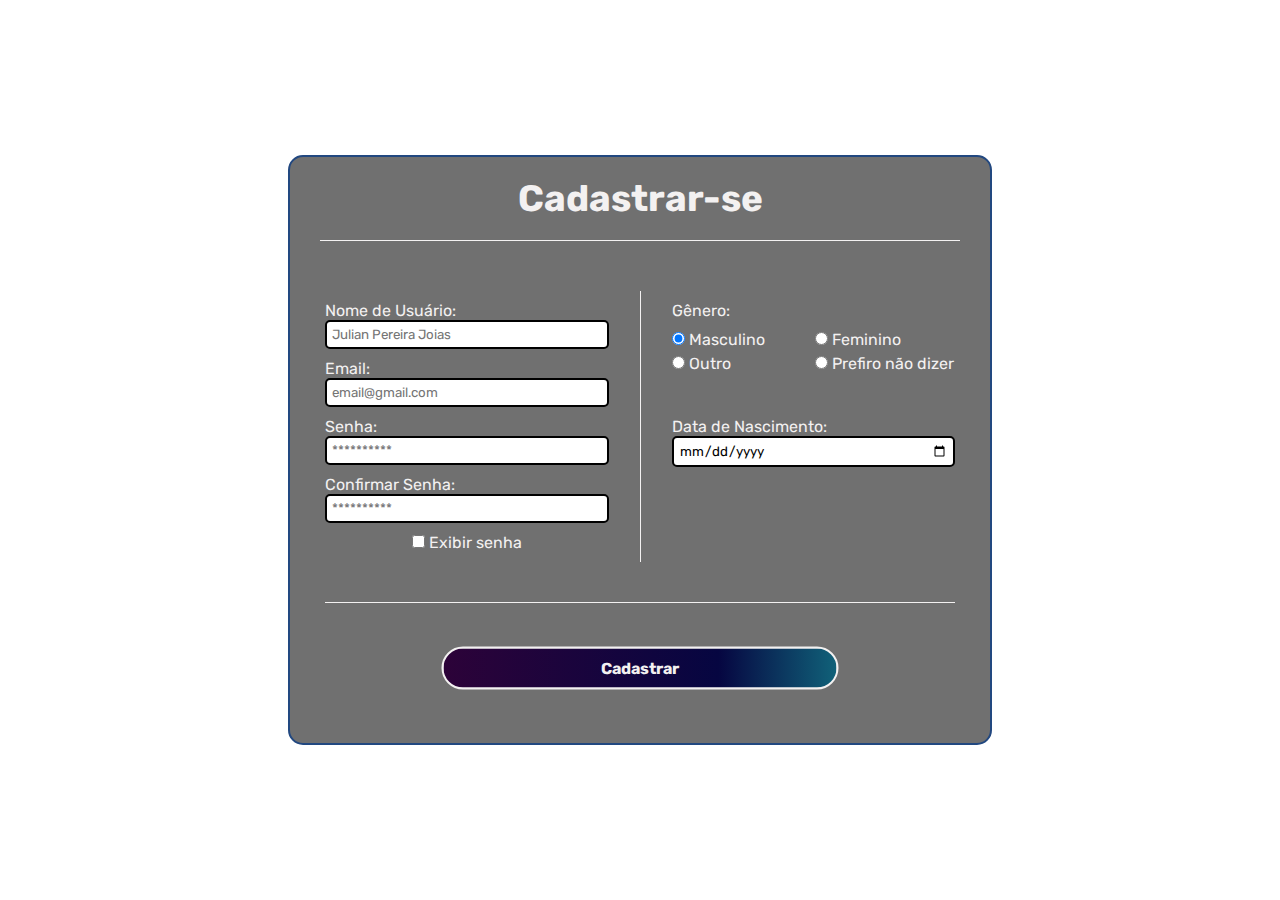
<file: paginas extras/cadastro.html>
<!DOCTYPE html>
<html lang="pt-br">
<head>
    <meta charset="UTF-8">
    <meta http-equiv="X-UA-Compatible" content="IE=edge">
    <meta name="viewport" content="width=device-width, initial-scale=1.0">
    <title>Cadastro</title>
    <link rel="stylesheet" href="estilo/style-cadastro.css">
    <link rel="shortcut icon" href="../imagem/Simbolo-odisseia.ico" type="image/x-icon">
</head>
<body>
    <div class="formulario">
        <header>
            <h1>Cadastrar-se</h1>
        </header>
        <hr class="header">
        <main>
            <form action="cadastro.php" method="post" autocomplete="on">
                <div class="form">
                    <fieldset class="info-conta">
                        <p  class="p-text">
                            <label for="iname">Nome de Usuário:</label>
                            <input type="text" name="name" id="iname" class="text" placeholder="Julian Pereira Joias" required>
                        </p>
                        <p  class="p-text">
                            <label for="iemail">Email:</label>
                            <input type="email" name="email" id="iemail" class="text" placeholder="email@gmail.com" required>
                        </p>
                        <div>
                            <p  class="p-text">
                                <label for="isenha">Senha:</label>
                                <input type="password" name="senha" id="isenha" class="senha text" minlength="10" placeholder="**********" required>
                            </p>
                            <p  class="p-text">
                                <label for="irsenha">Confirmar Senha:</label>
                                <input type="password" name="rsenha" id="irsenha" class="senha text" minlength="10" placeholder="**********" required onblur="checarSenha()">
                            </p>
                            <p class="checkbox">
                                <input type="checkbox" name="check" id="icheck" onclick="mostrarSenha()">
                                <label for="icheck" onclick="mostrarSenha()">Exibir senha</label>
                            </p>
                        </div>
                    </fieldset>
                        <hr>
                    <fieldset class="info-pessoal">
                        <p>
                            Gênero:
                            <div class="genero">
                                <div class="gen-1">
                                    <p>
                                        <input type="radio" name="gen" id="imasc" checked>
                                        <label for="imasc">Masculino</label>
                                    </p>
                                    <p>
                                        <input type="radio" name="gen" id="ifem">
                                        <label for="ifem">Feminino</label>
                                    </p>
                                </div>
                                <div class="gen-1">
                                    <p>
                                        <input type="radio" name="gen" id="ioutro">
                                        <label for="ioutro">Outro</label>
                                    </p>
                                    <p>
                                        <input type="radio" name="gen" id="inao-dizer">
                                        <label for="inao-dizer">Prefiro não dizer</label>
                                    </p>
                                </div>
                            </div>
                        </p>
                        <p class="p-text">
                            <label for="idata">Data de Nascimento:</label>
                            <input type="date" name="data" id="idata" class="text" required>
                        </p>
                    </fieldset>
                </div>
                <hr class="footer">
                <div class="container">
                    <input type="submit" value="Cadastrar" class="cadastro">
                </div>
            </form>
        </main>
    </div>
    <script src="script/script.js"></script>
</body>
</html>
</file>
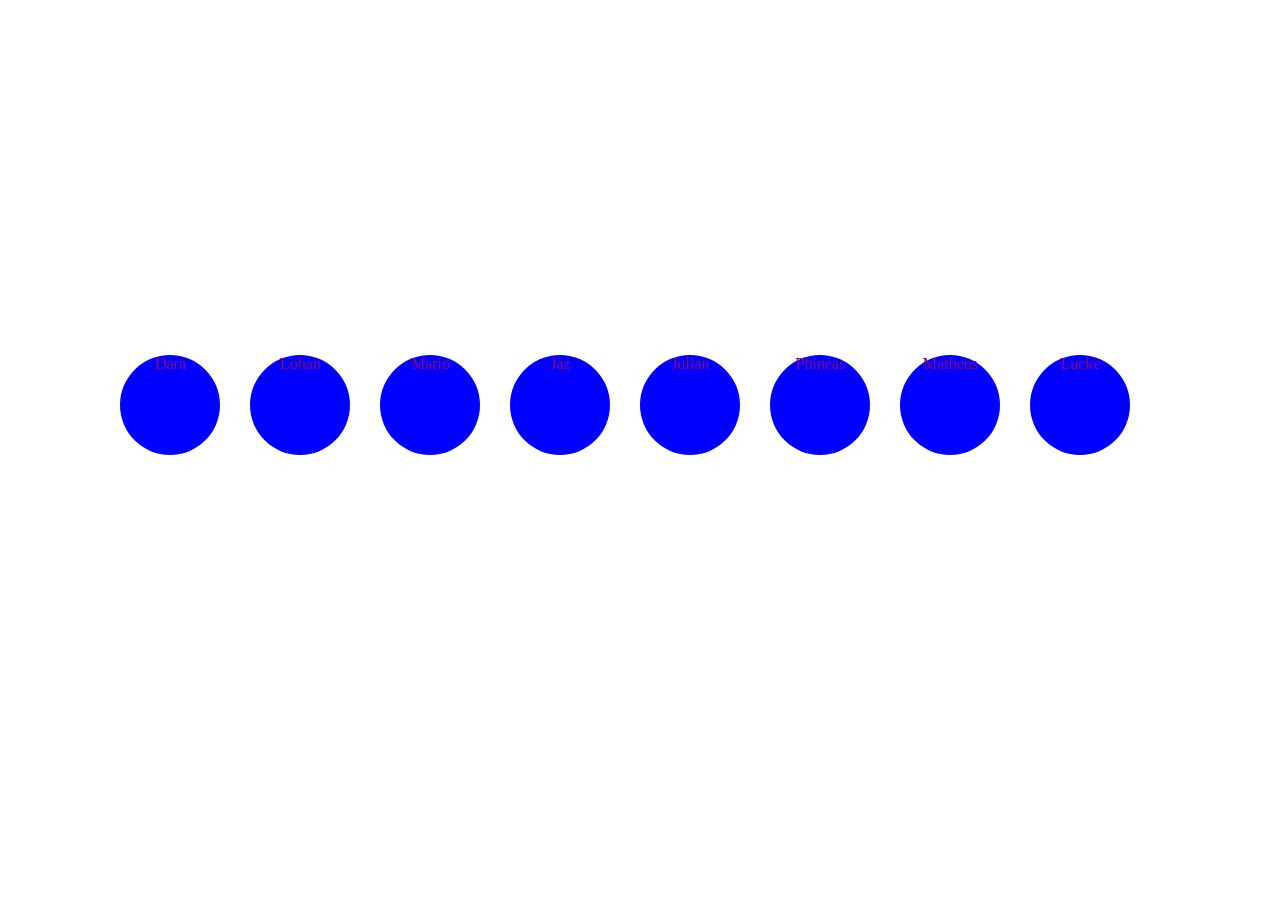
<file: paginas extras/incognita de salazar personagens.html>
<!DOCTYPE html>
<html lang="pt-br">
<head>
    <meta charset="UTF-8">
    <meta http-equiv="X-UA-Compatible" content="IE=edge">
    <meta name="viewport" content="width=device-width, initial-scale=1.0">
    <link rel="shortcut icon" href="imagem/Simbolo-odisseia.ico" type="image/x-icon">
    <title>Odisseia do Caos Wiki - Fandom</title>
    <link rel="stylesheet" href="estilo/style.css">
    <link rel="shortcut icon" href="../imagem/Simbolo-odisseia.ico" type="image/x-icon">
</head>
<body>
    <ul>
        <li>Dara</li>
        <li>Lohan</li>
        <li>Mario</li>
        <li>Jaz</li>
        <li>Julian</li>
        <li>Phineas</li>
        <li>Matheus</li>
        <li>Lucke</li>
    </ul>
</body>
</file>
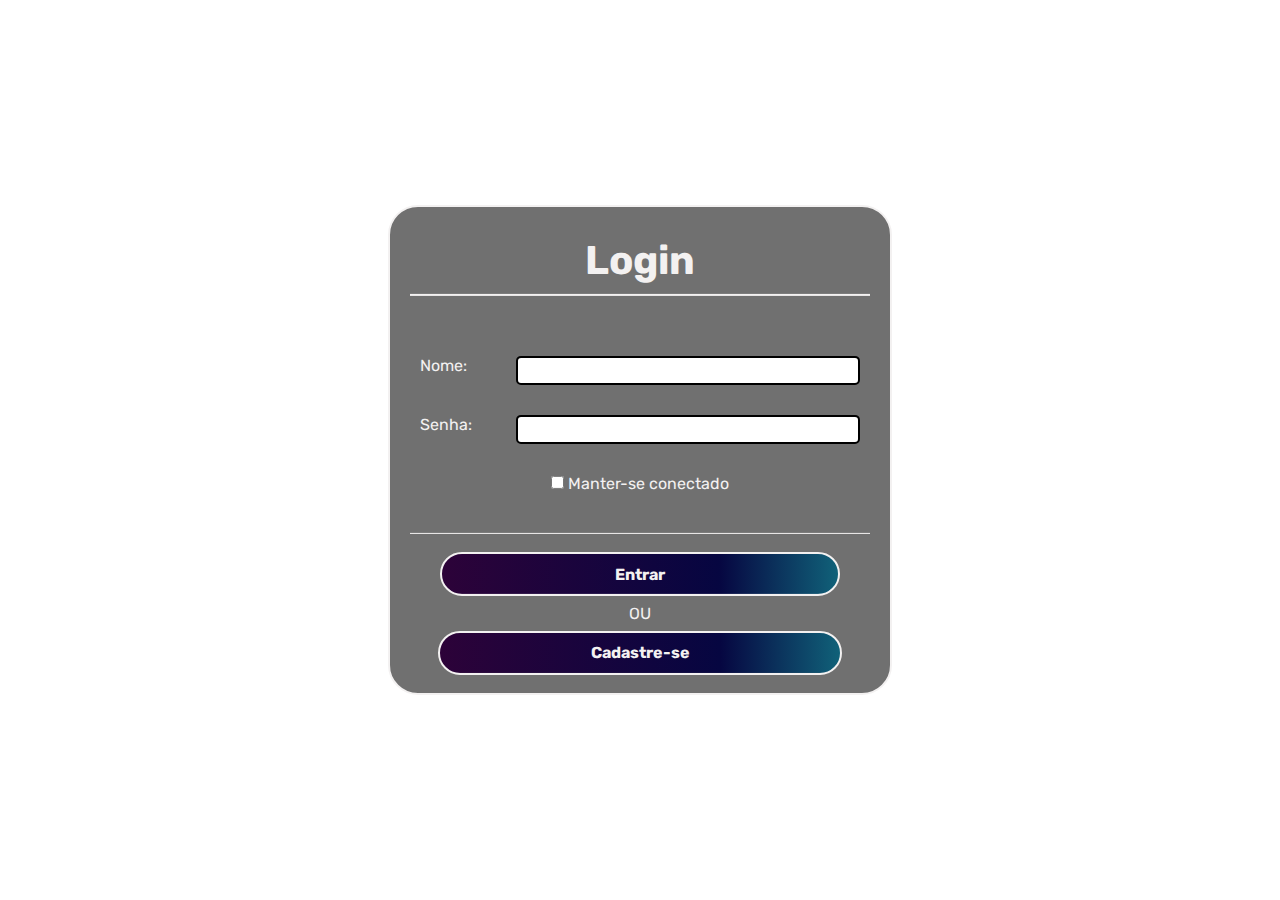
<file: paginas extras/login.html>
<!DOCTYPE html>
<html lang="pt-br">
<head>
    <meta charset="UTF-8">
    <meta http-equiv="X-UA-Compatible" content="IE=edge">
    <meta name="viewport" content="width=device-width, initial-scale=1.0">
    <title>Login</title>
    <link rel="stylesheet" href="estilo/style-login.css">
    <link rel="shortcut icon" href="../imagem/Simbolo-odisseia.ico" type="image/x-icon">
</head>
<body>
    <main class="container">
        <h1>Login</h1>
        <hr>
        <form action="login.php" method="post" autocomplete="on">    
            <fieldset class="info">
                <p class="texto">
                    <label for="itext">Nome: </label>
                    <input type="text" name="text" id="itext" class="inserir-info" required>
                </p>
                <p class="texto">
                    <label for="ipassword">Senha: </label>
                    <input type="password" name="password" id="ipassword" class="inserir-info" required>
                </p>
                <p class="checkbox">
                    <input type="checkbox" name="check" id="icheck">
                    <label for="icheck">Manter-se conectado</label>
                </p>
            </fieldset>
            <hr class="fim-fieldset-info">
            <fieldset class="button">
            <div class="container">
                <div class="position-relative">
                    <div class="botao"><input type="submit" value="Entrar" class="entrar"></div>
                </div>
                <p>OU</p>
                <div class="position-relative">
                    <div class="botao">
                        <div class="entrar"><a class="botao-cadastro" href="cadastro.html" target="_self">Cadastre-se</a></div>
                    </div>
                </div>
            </div>
            </fieldset>
        </form>
    </main>
</body>
</html>
</file>
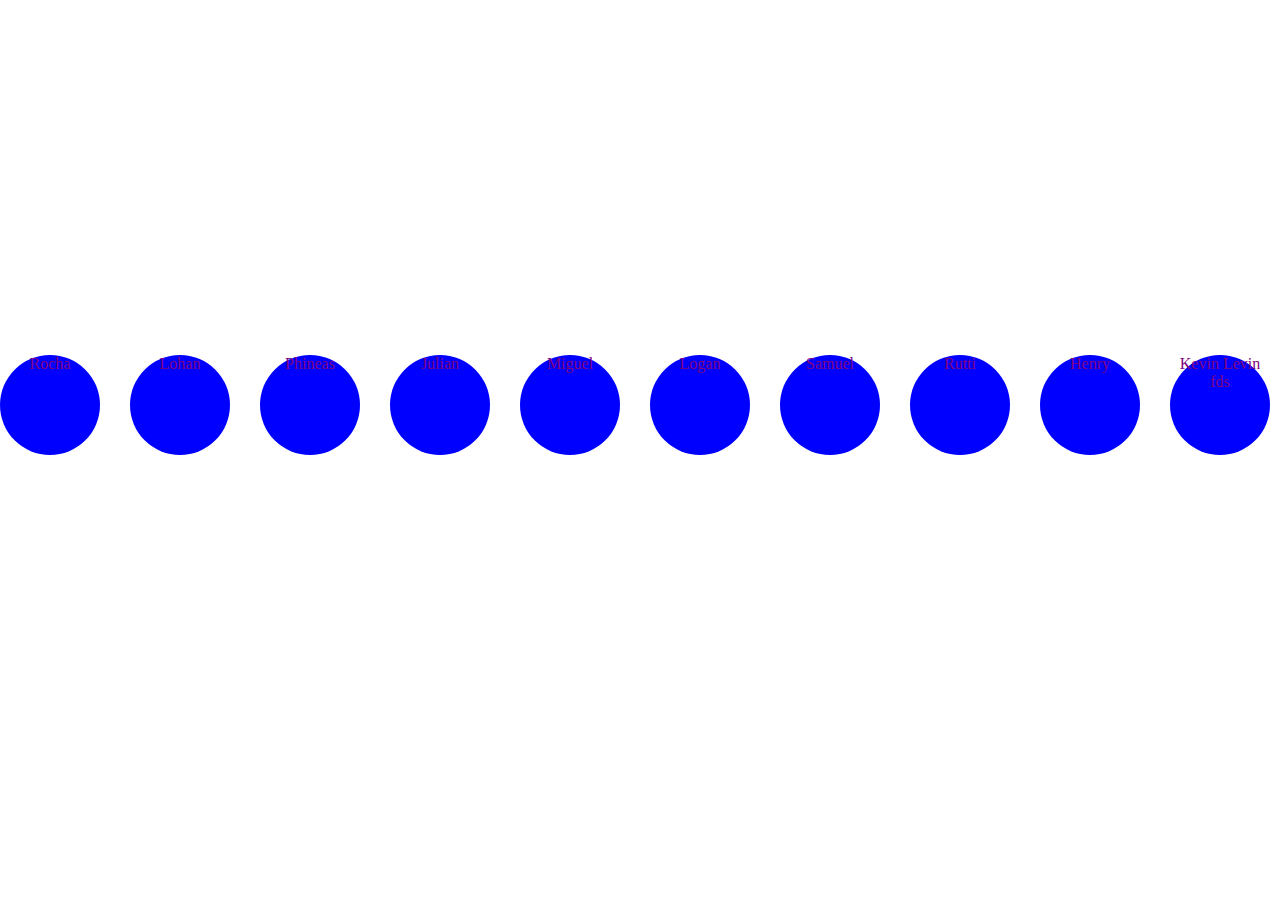
<file: paginas extras/odisseia do caos personagens.html>
<!DOCTYPE html>
<html lang="pt-br">
<head>
    <meta charset="UTF-8">
    <meta http-equiv="X-UA-Compatible" content="IE=edge">
    <meta name="viewport" content="width=device-width, initial-scale=1.0">
    <link rel="shortcut icon" href="imagem/Simbolo-odisseia.ico" type="image/x-icon">
    <title>Odisseia do Caos Wiki - Fandom</title>
    <link rel="stylesheet" href="estilo/style.css">
    <link rel="shortcut icon" href="../imagem/Simbolo-odisseia.ico" type="image/x-icon">
</head>
<body>
    <ul>
        <li>Rocha</li>
        <li>Lohan</li>
        <li>Phineas</li>
        <li>Julian</li>
        <li>Miguel</li>
        <li>Logan</li>
        <li>Samuel</li>
        <li>Rutti</li>
        <li>Henry</li>
        <li>Kevin Levin fds</li>
    </ul>
</body>
</file>
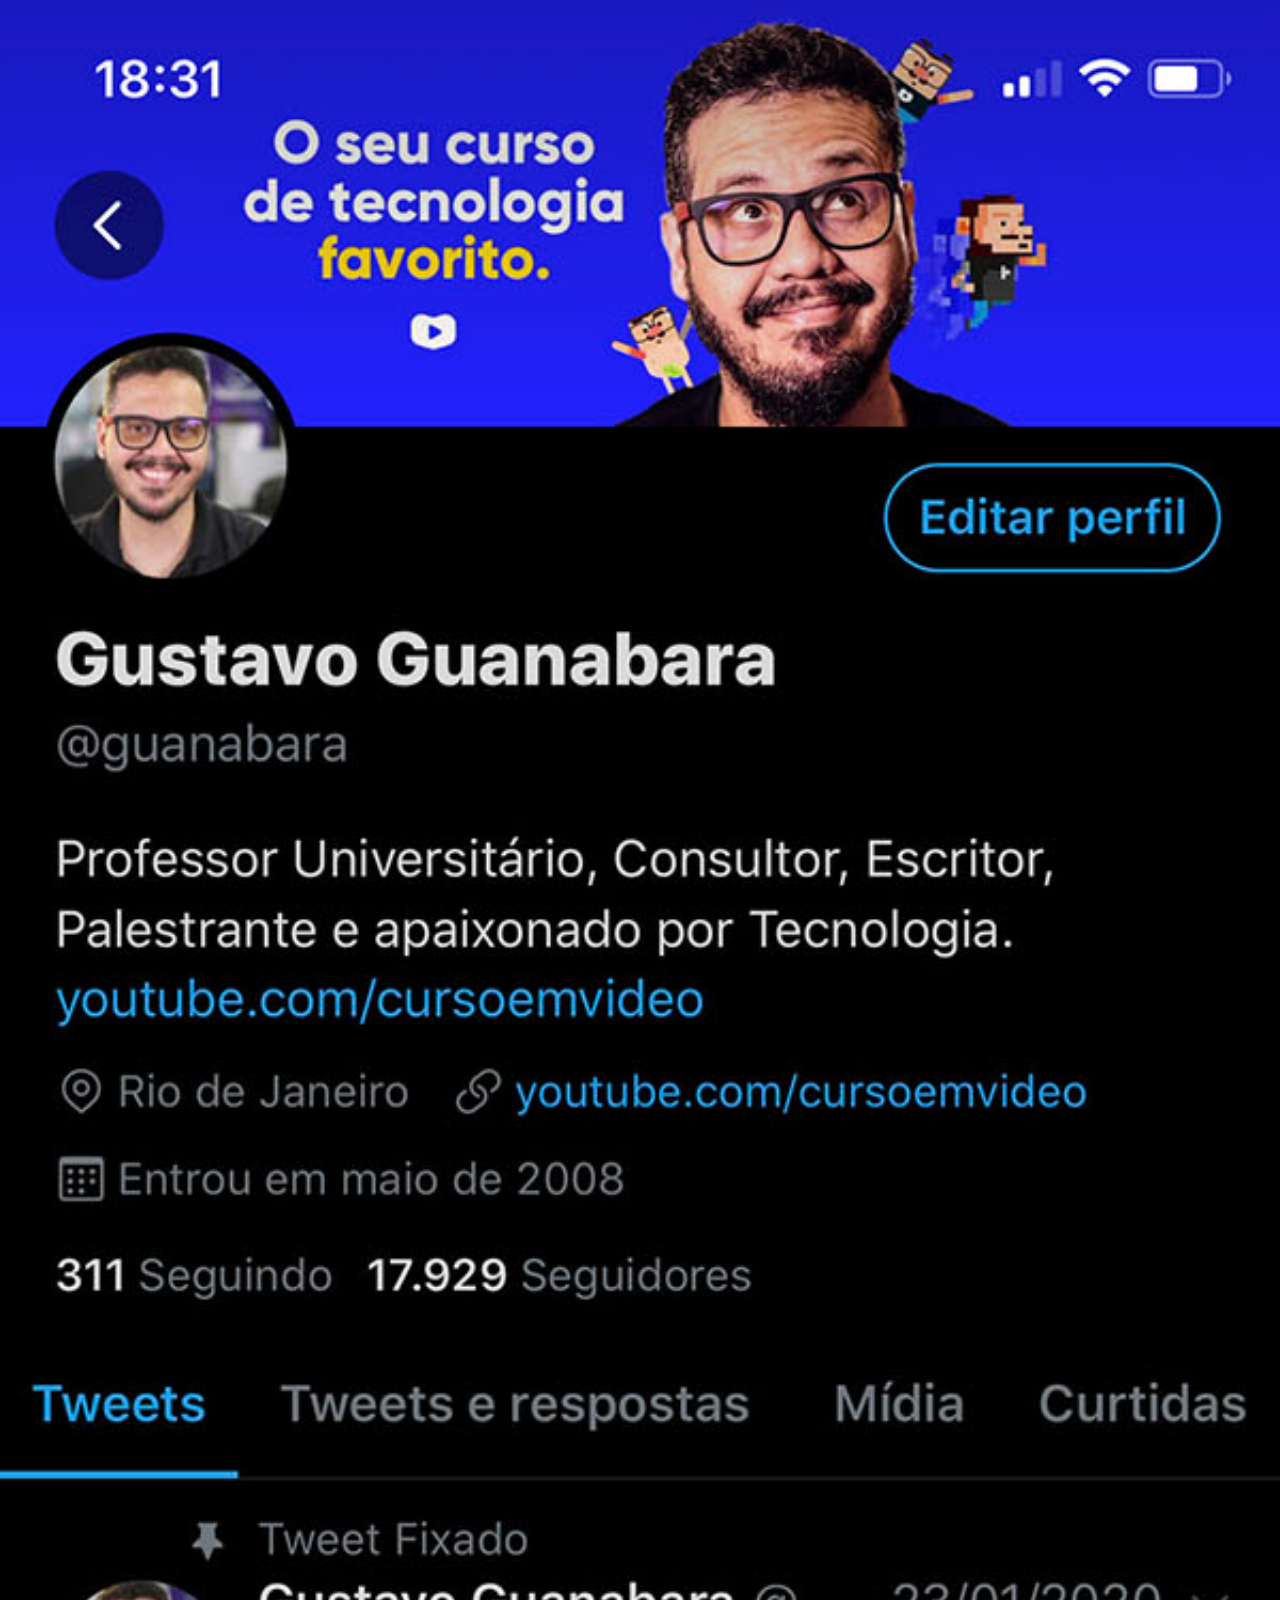
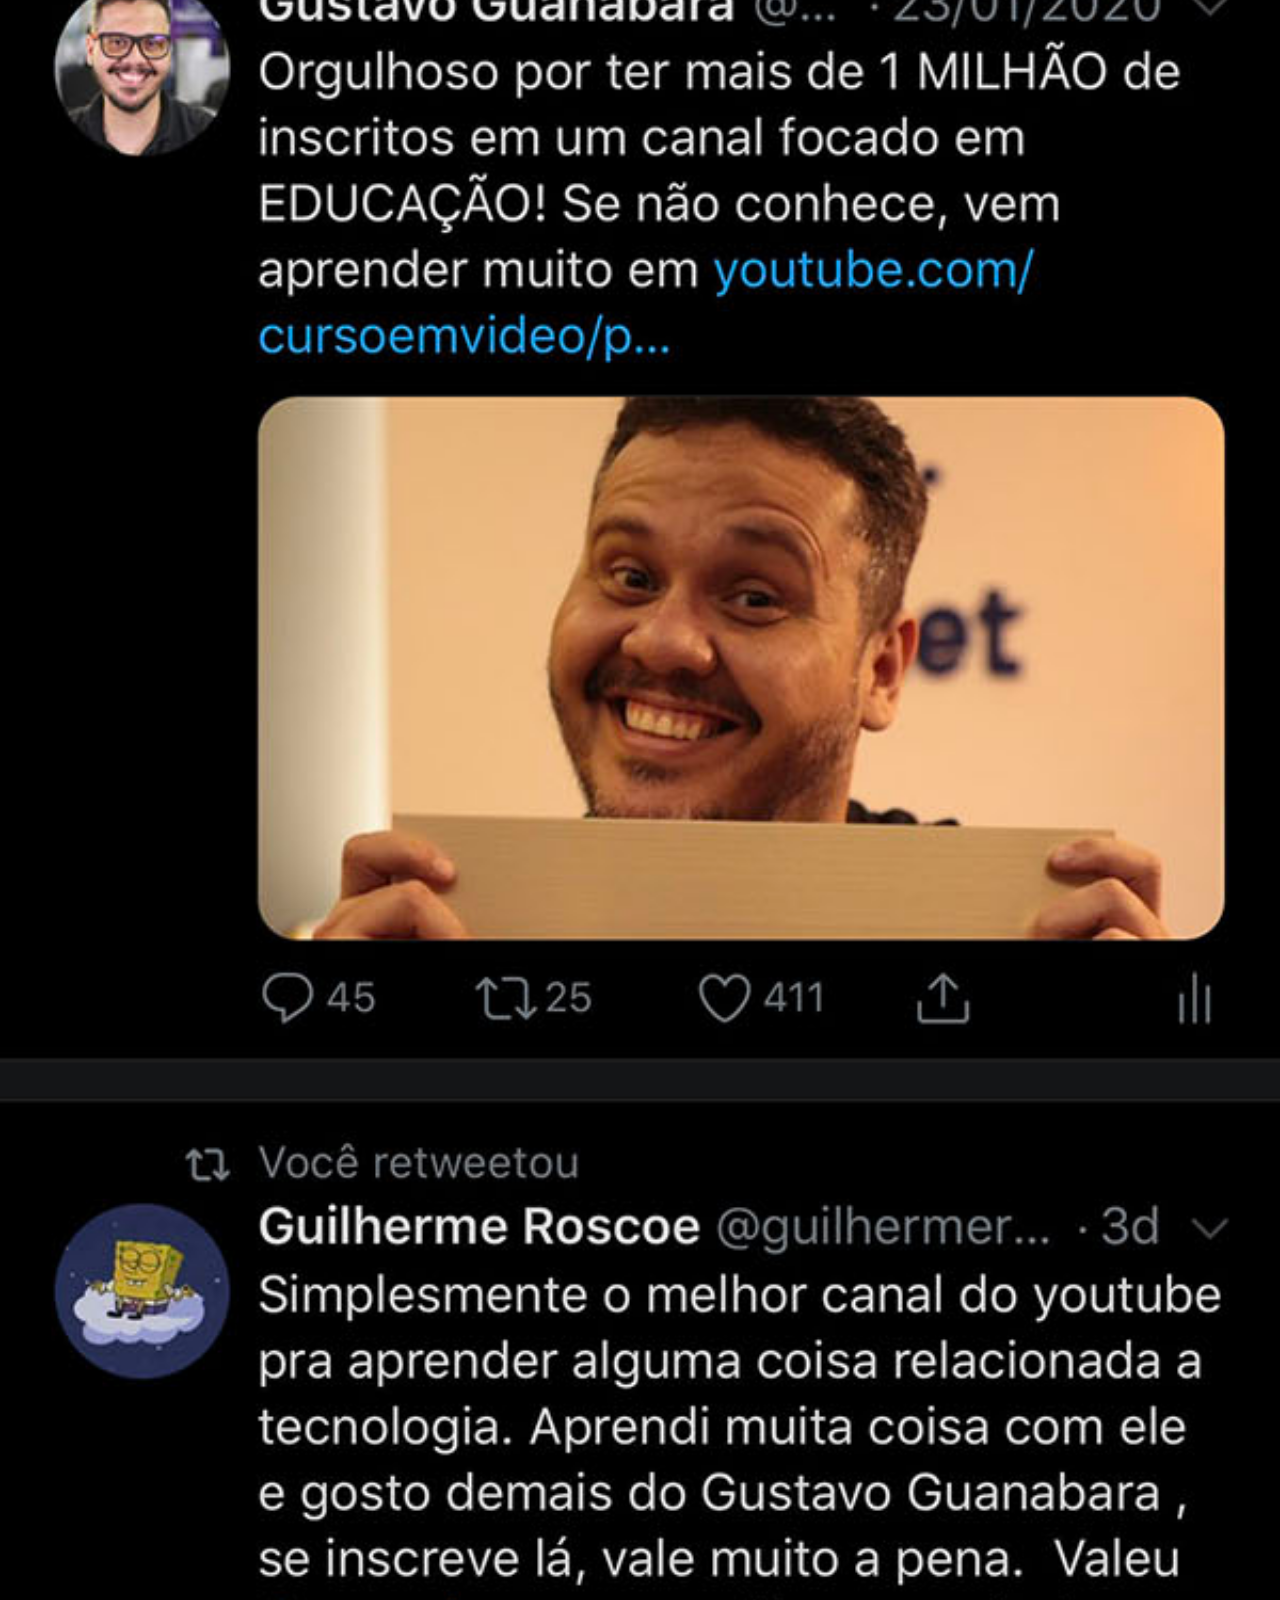
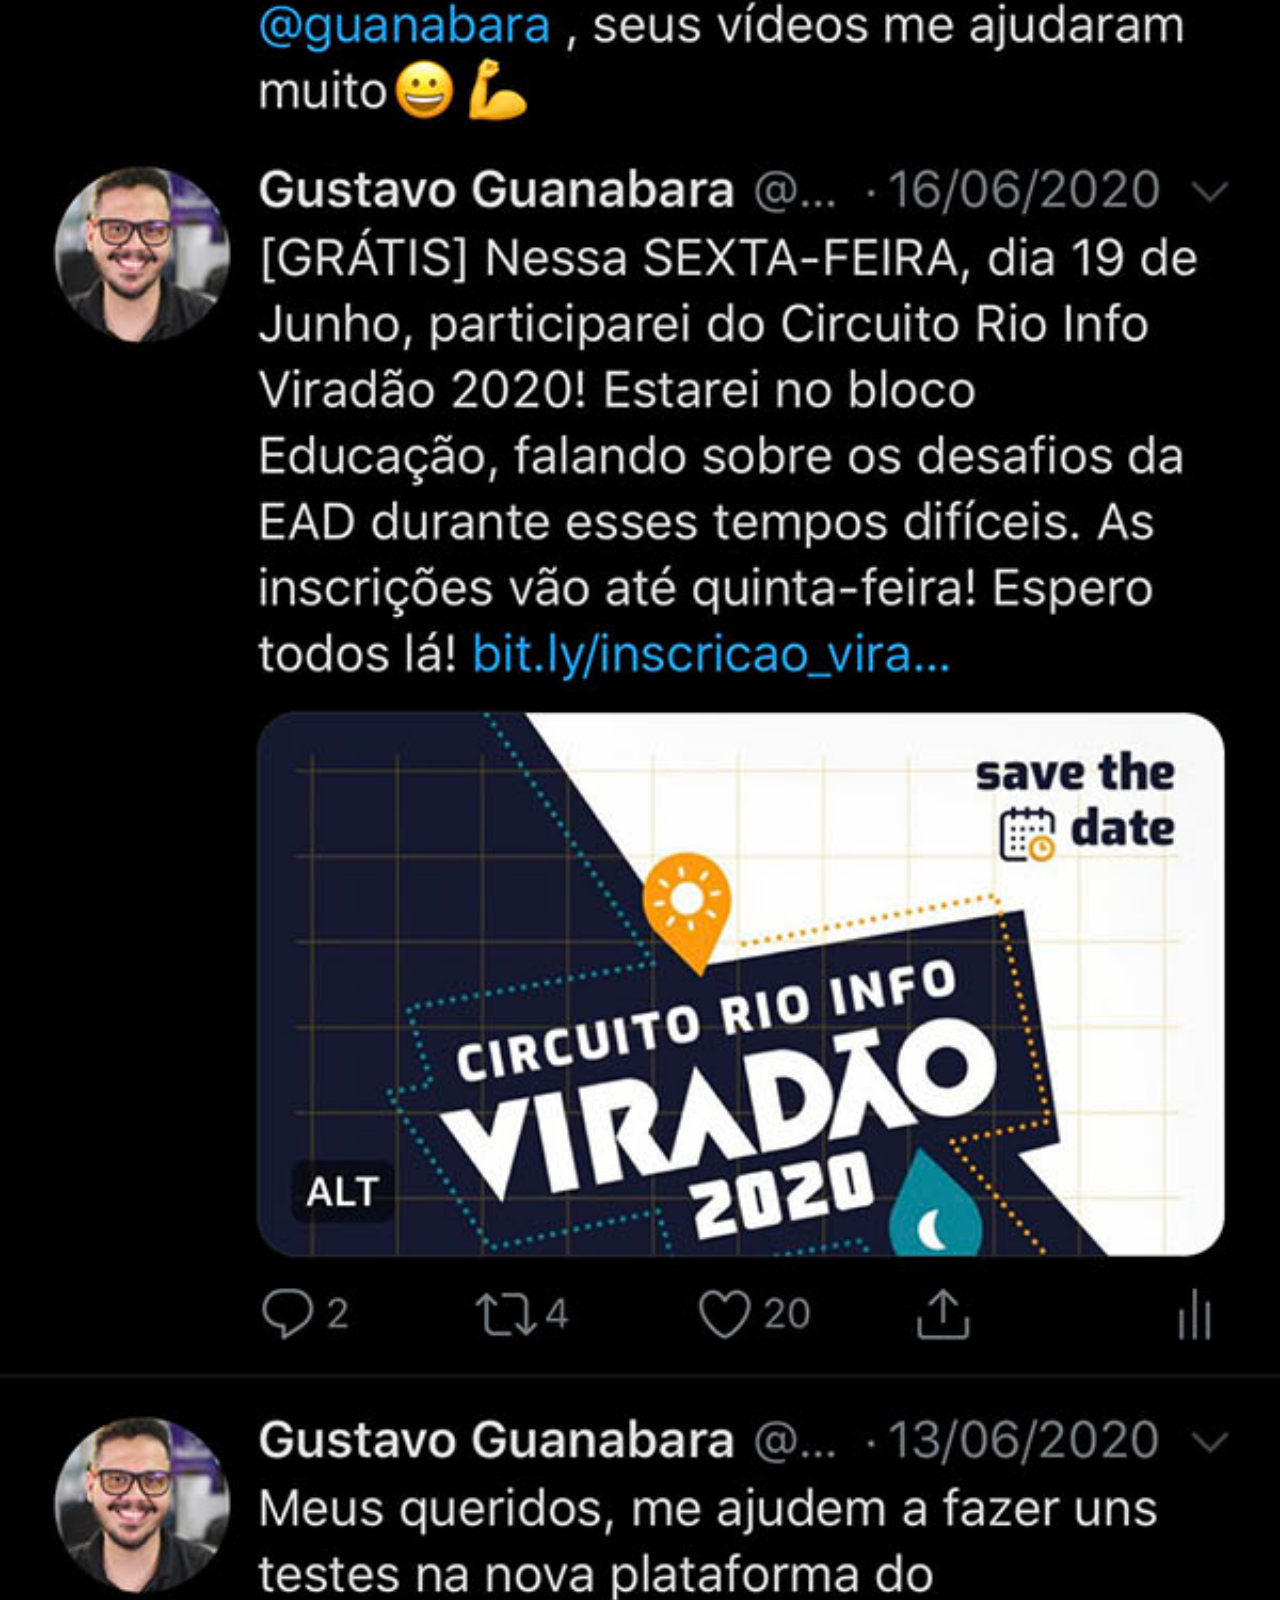
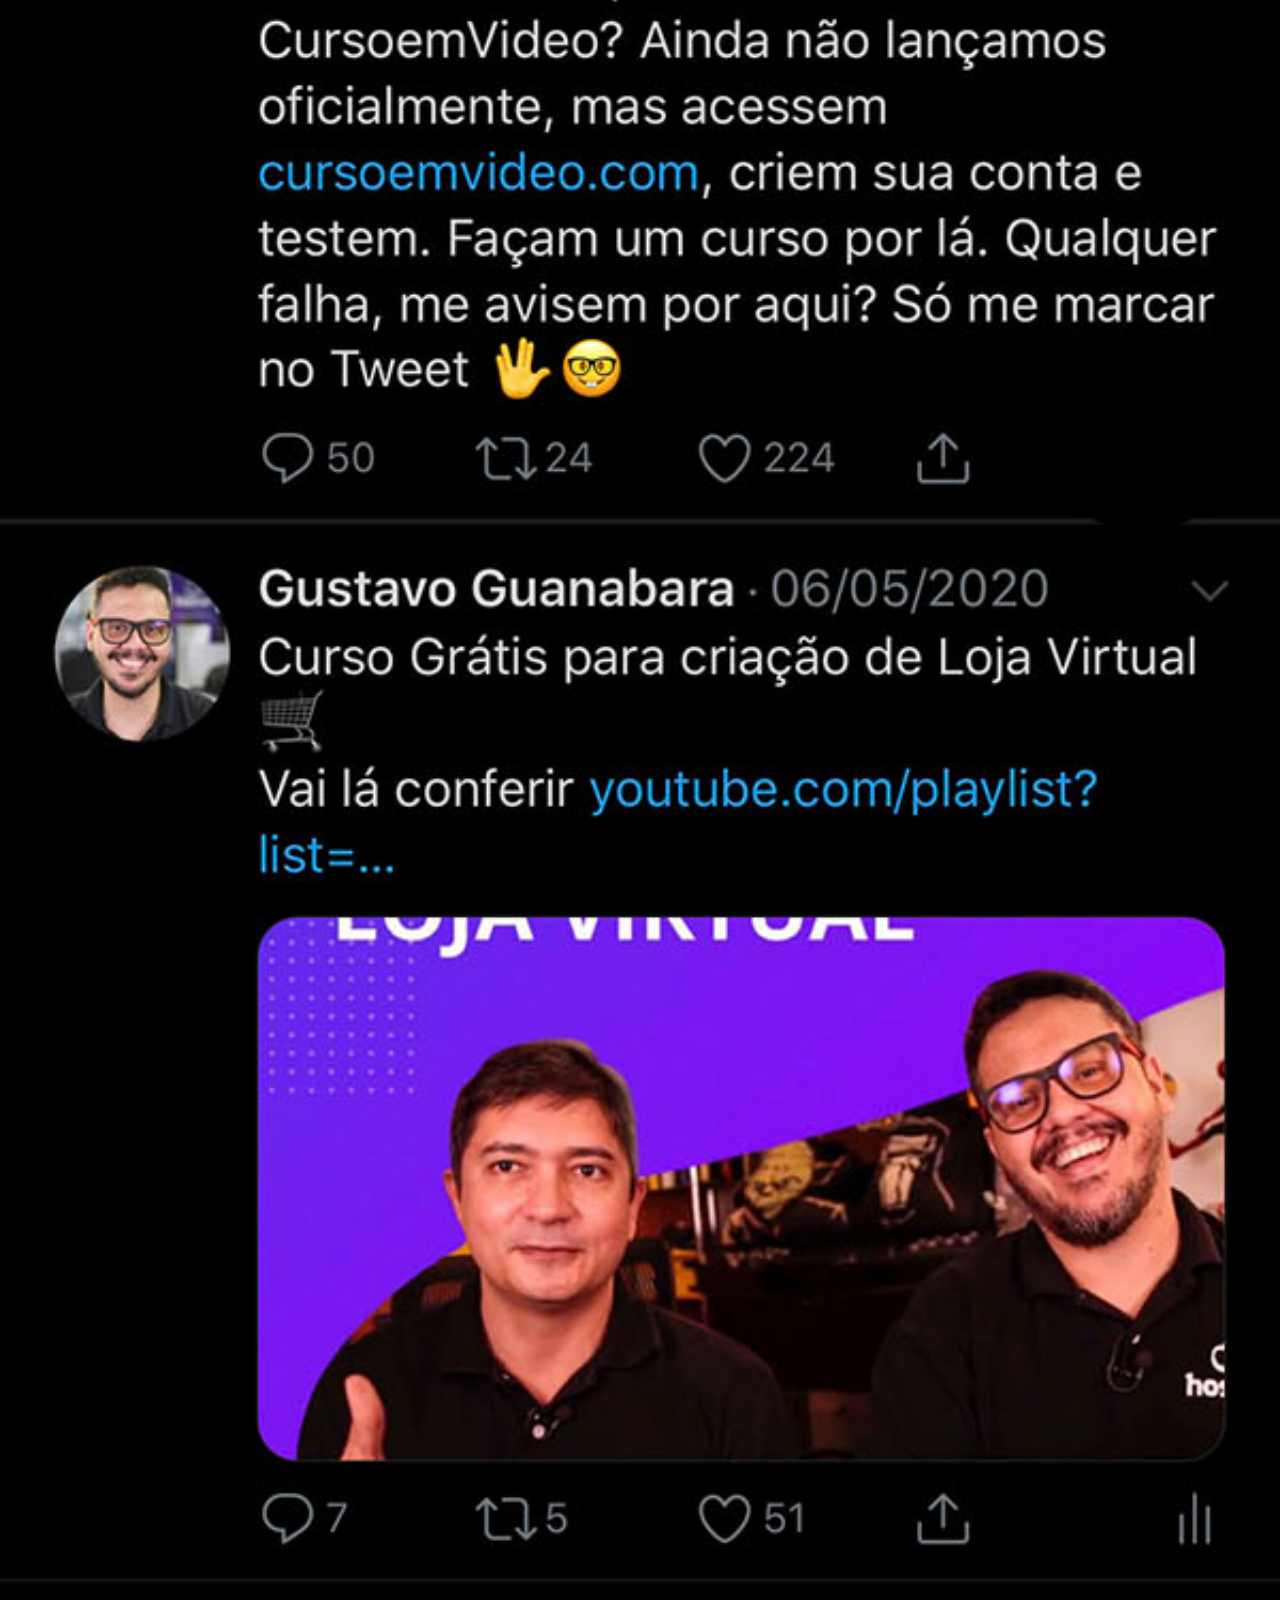
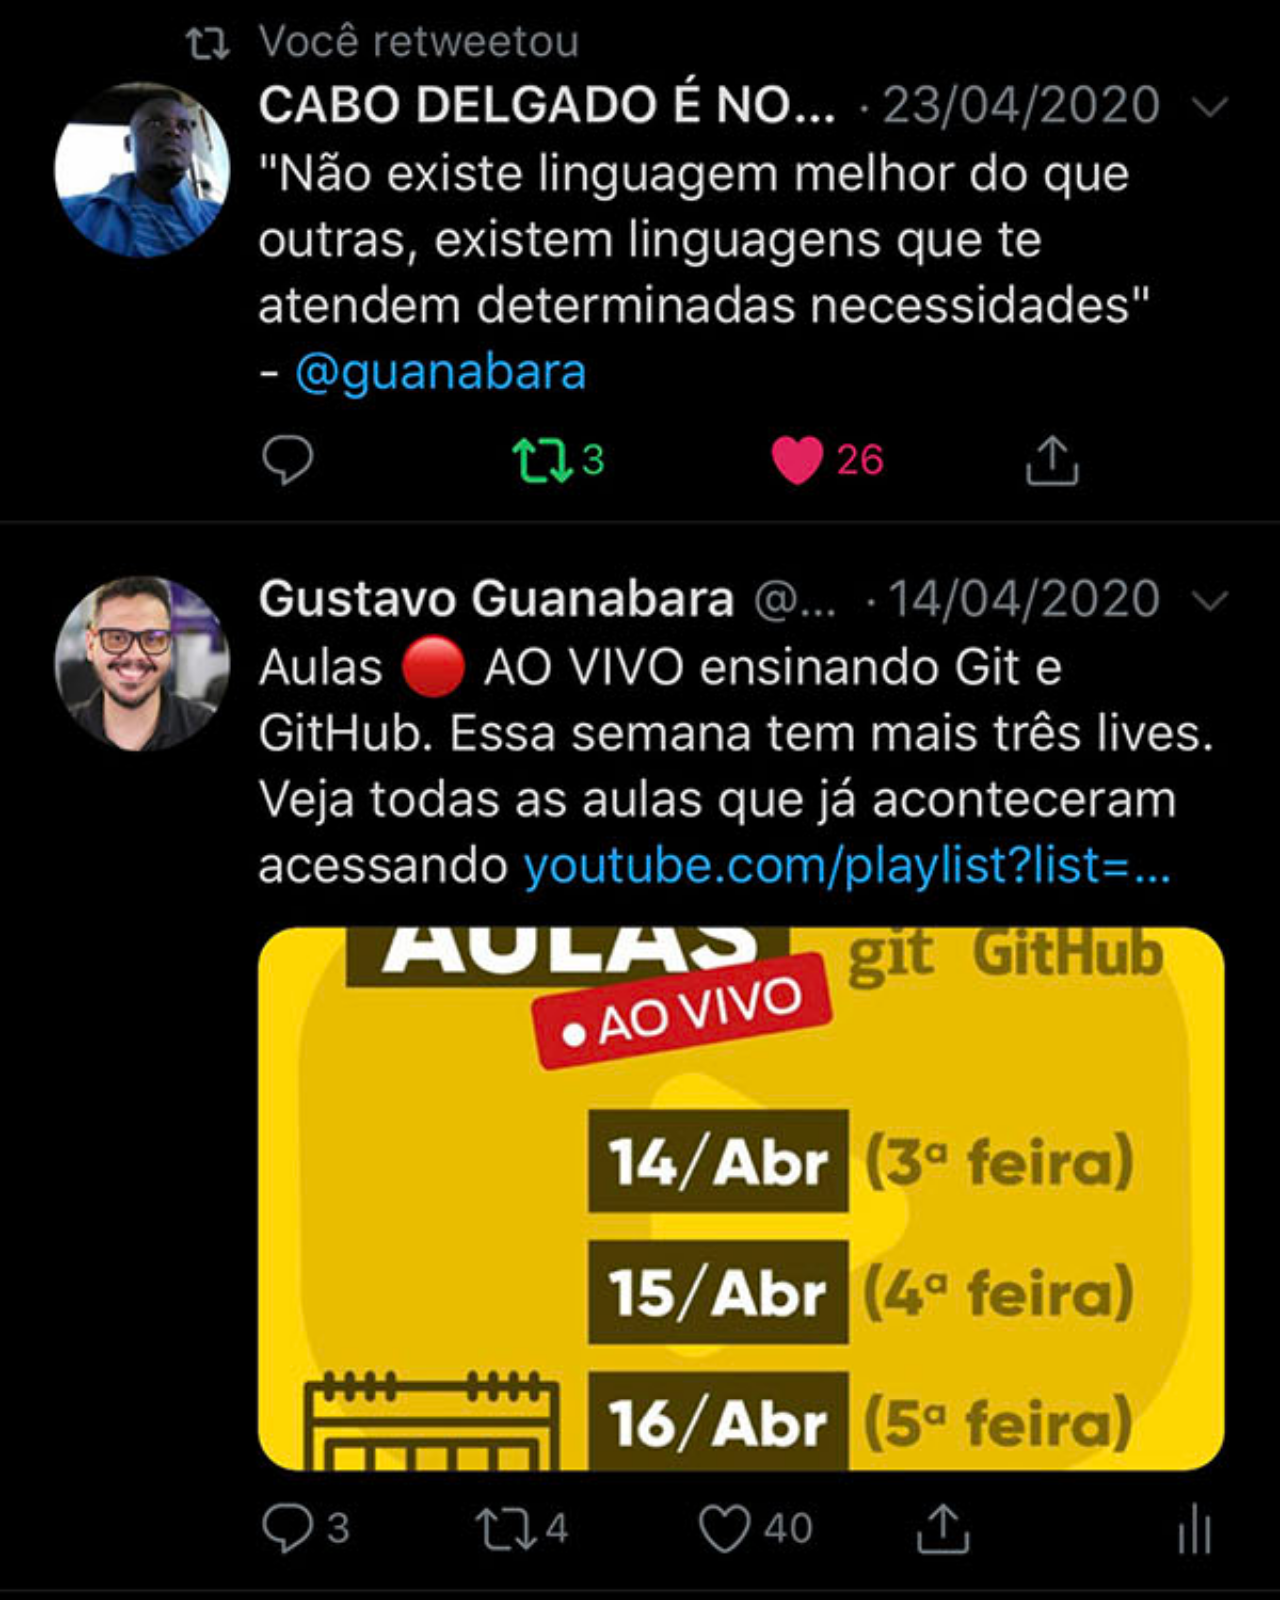
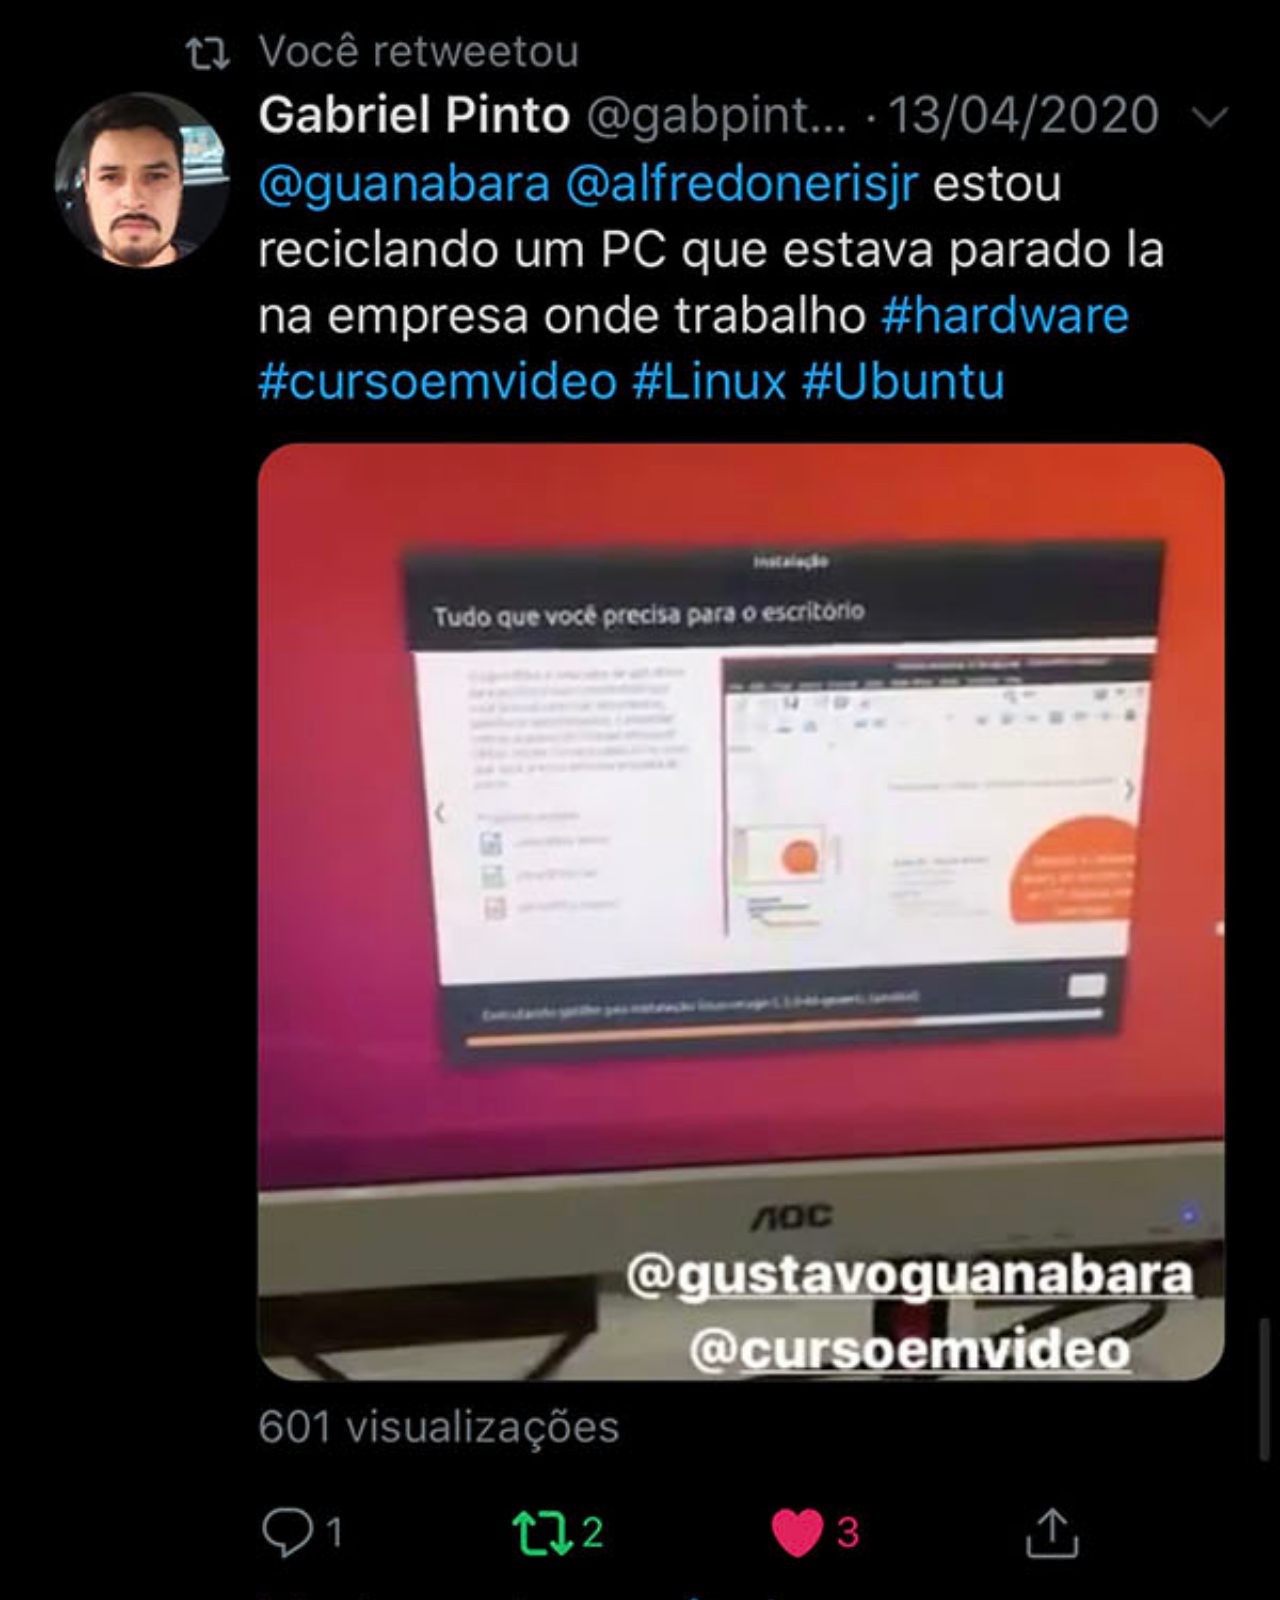
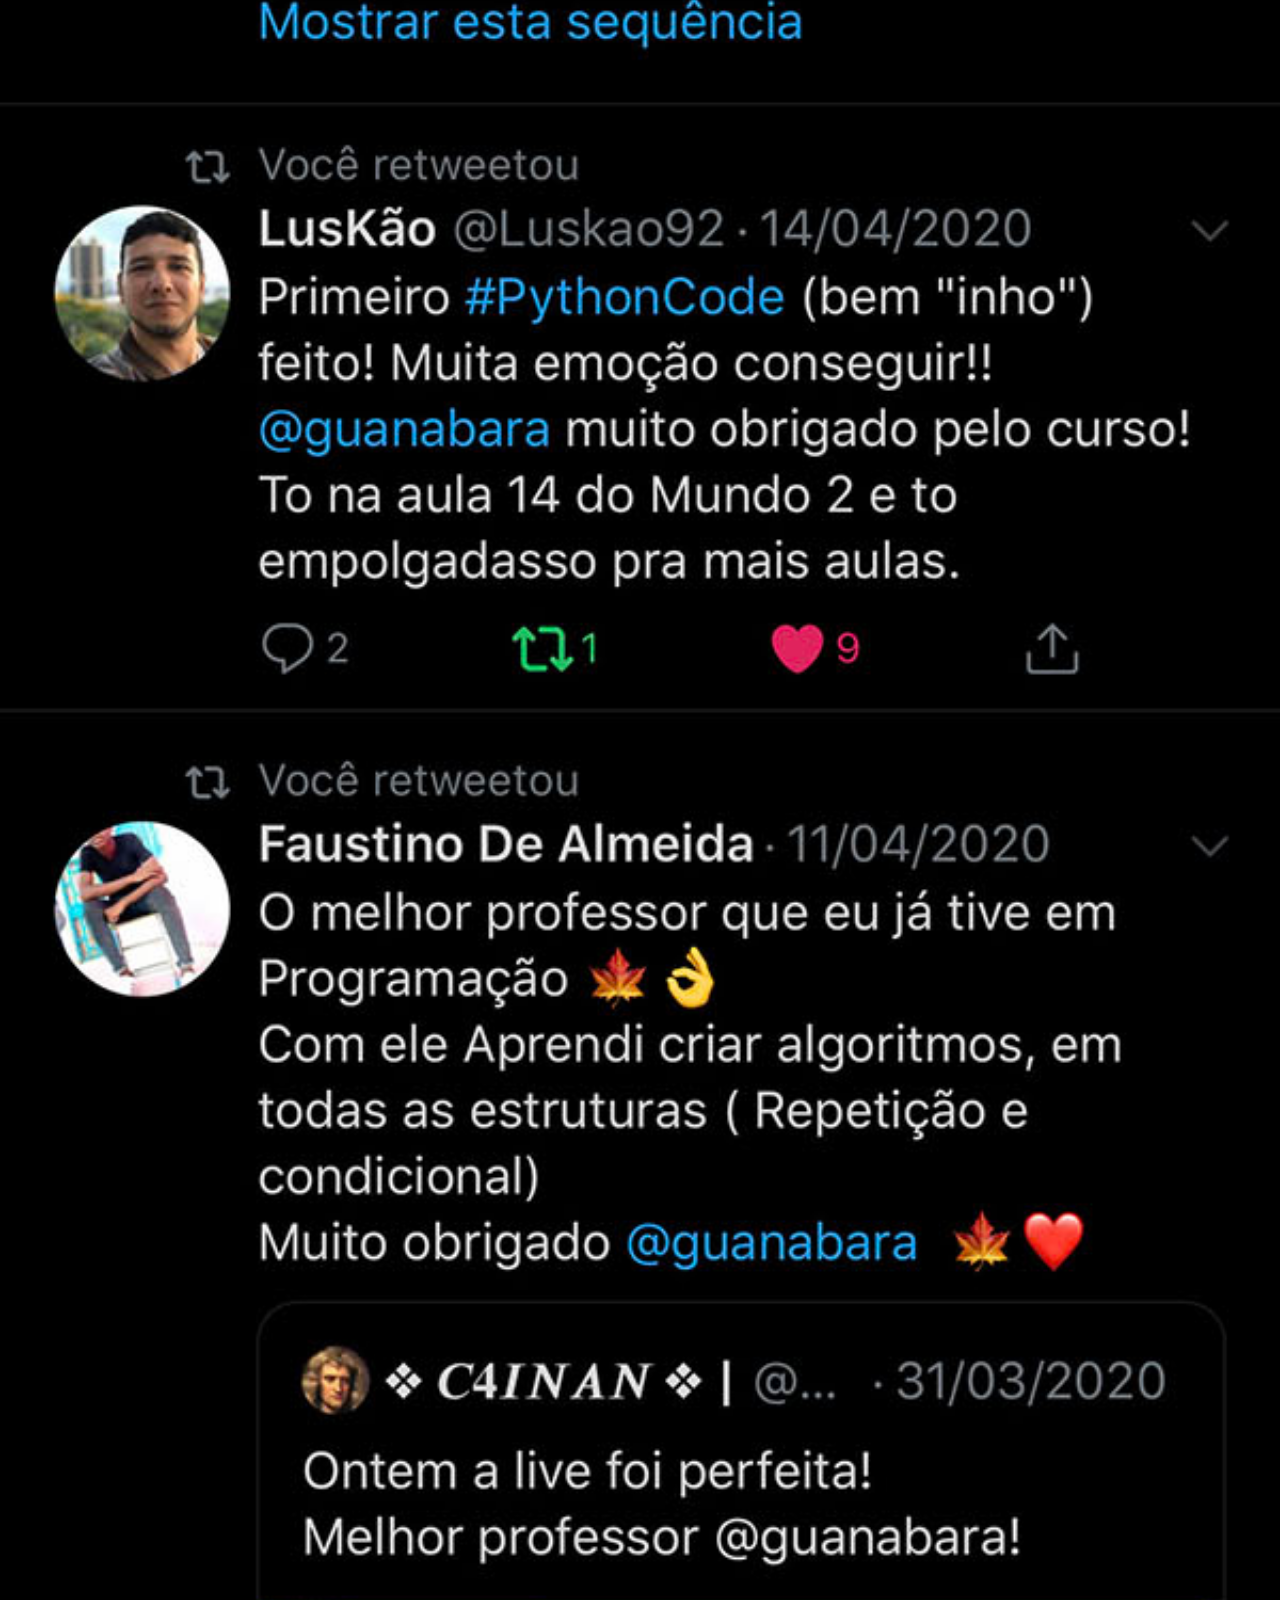
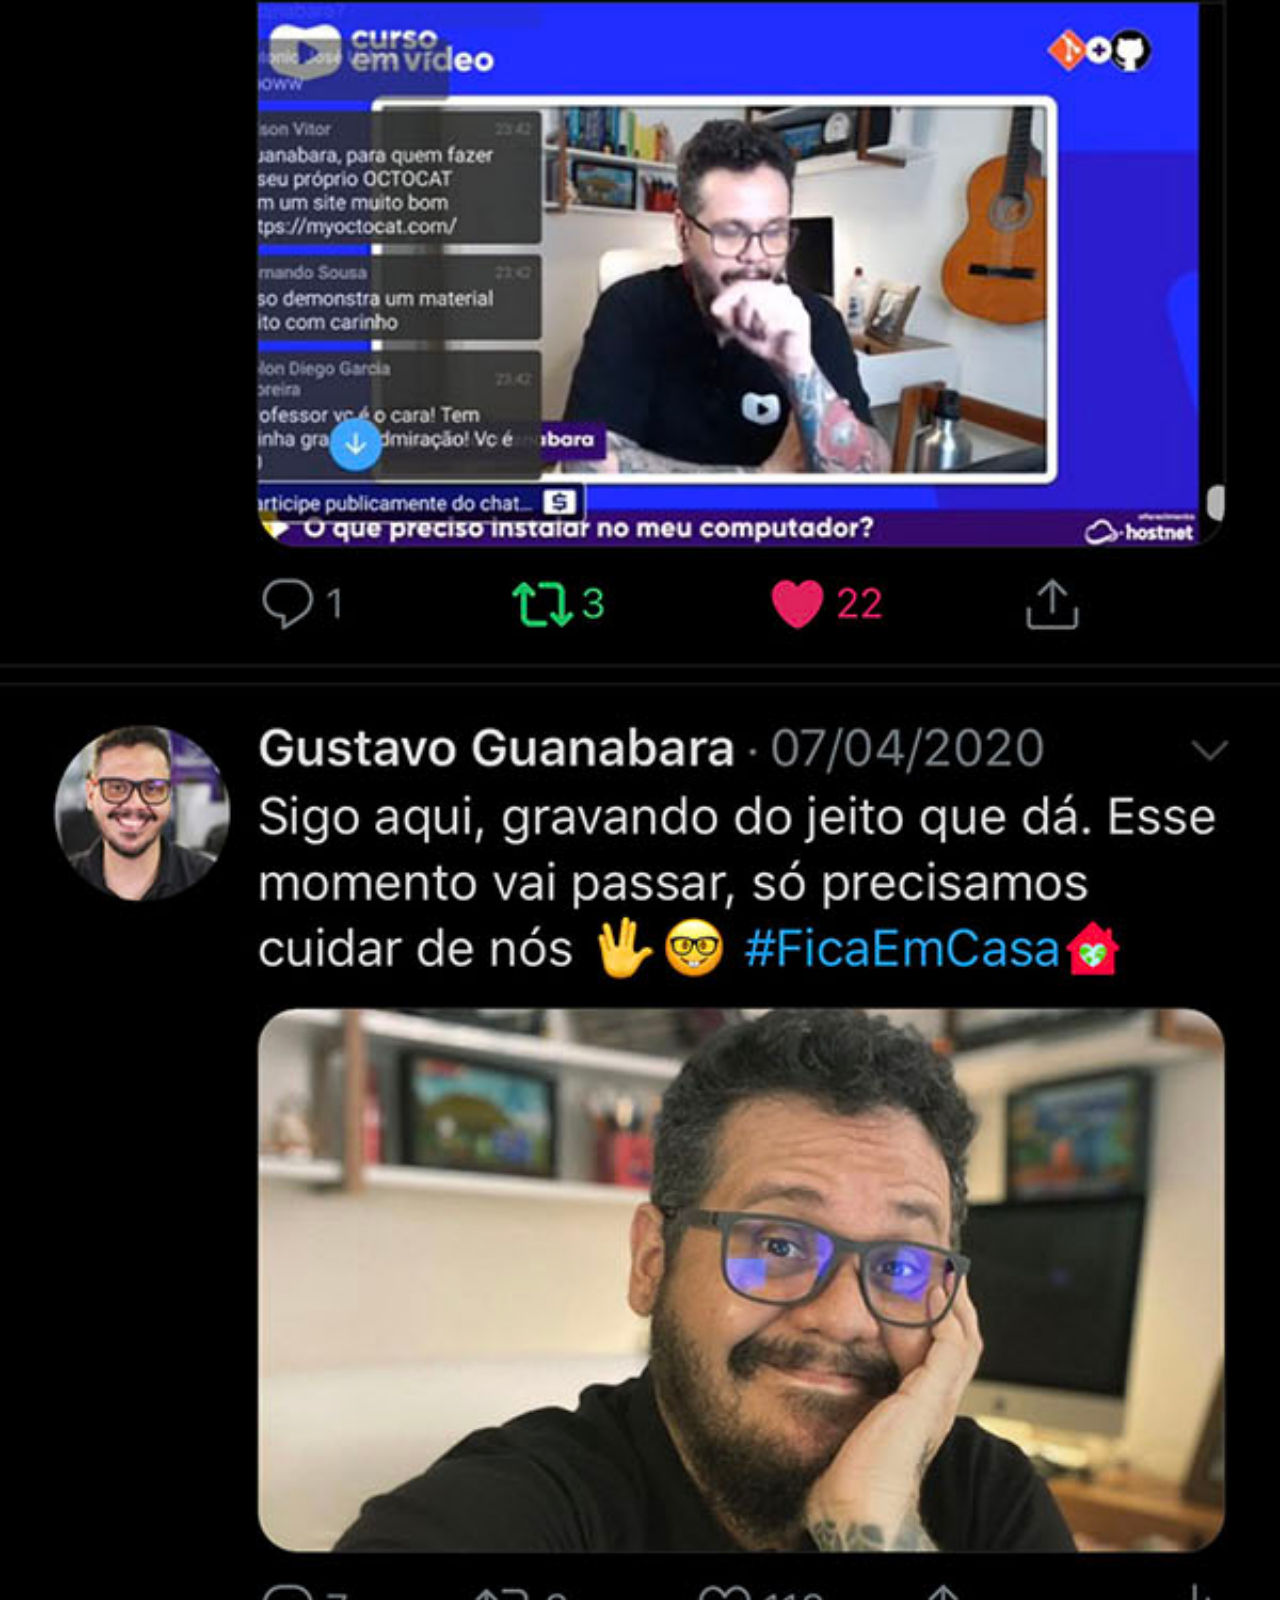
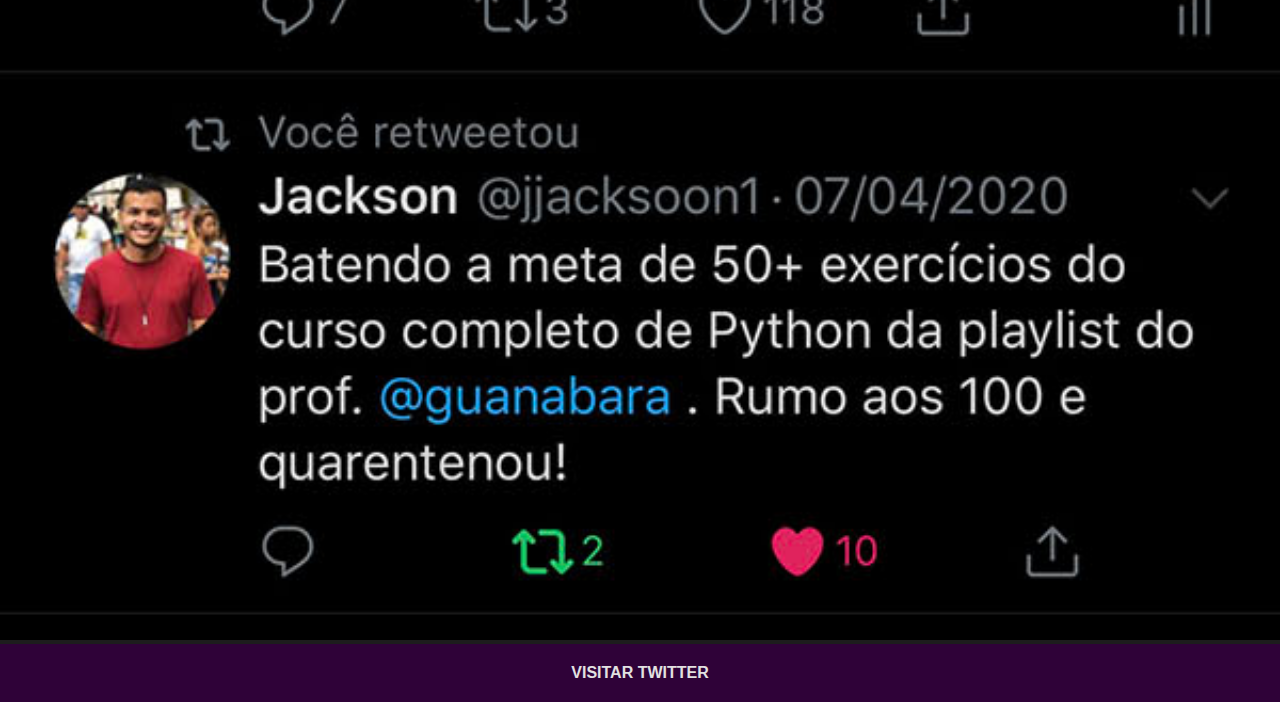
<file: paginas extras/twitter.html>
<!DOCTYPE html>
<html lang="pt-br">
<head>
    <meta charset="UTF-8">
    <meta http-equiv="X-UA-Compatible" content="IE=edge">
    <meta name="viewport" content="width=device-width, initial-scale=1.0">
    <title>Twitter</title>
    <link rel="shortcut icon" href="../imagem/Simbolo-odisseia.ico" type="image/x-icon">
    <style>
        :root {
            --cor-letra-link: rgb(226, 225, 225);
            --cor-fundo-link: rgb(47, 2, 56);
            --cor-fundo-link-hover: rgb(88, 2, 88);
        }

        * {
            margin: 0;
            padding: 0;
            border: 0;
            font-family: Arial, Helvetica, sans-serif;
            color: var(--cor-letra-link);
            background-color: rgb(29, 29, 29);
        }

        ::-webkit-scrollbar {
            width: 0;
            height: 0;
        }

        img {
            width: 100vw;
        }

        a {
            display: block;
            background-color: var(--cor-fundo-link);
            padding: 20px;
            text-align: center;
            font-weight: bolder;
            text-decoration: none;
        }

        a:hover {
            background-color: var(--cor-fundo-link-hover);
        }
    </style>
</head>
<body>
    <img src="../imagem/tela-twitter.jpg" alt="Twitter-Oficial">
    <a href="#">VISITAR TWITTER</a>
</body>
</html>
</file>
<file: paginas extras/estilo/style-cadastro.css>
@charset "UTF-8";
@import url('https://fonts.googleapis.com/css2?family=Rubik:wght@300;400;700;800&display=swap');

* {
    margin: 0px;
    padding: 0px;
    border: 0px;
    color: var(--cor-fonte-padrao);
    font-family: 'Rubik', sans-serif;
}

:root {
    --cor-borda-div: rgb(34, 72, 128);
    --cor-background-div: rgba(0, 0, 0, 0.562);
    --cor-fonte-input: black;
    --cor-fonte-padrao: rgb(243, 241, 241);
    --cor-gradiente-container-esquerdo-2: rgb(6, 6, 65);
    --cor-gradiente-container-esquerdo-1: rgb(47, 2, 56);
    --cor-gradiente-container-esquerdo-3: #179e9e;
    --cor-borda-button: rgb(153, 151, 151);
    --cor-borda-button-hover: rgb(204, 203, 203);
}

body {
    height: 100vh;
    width: 100vw;
    background-image: url(https://pbs.twimg.com/media/Eo6rybAXUAIomZq?format=jpg&name=large);
    background-position: center center;
    background-size: cover;
    background-repeat: no-repeat;
}

div.formulario {
    position: absolute;
    left: 50%;
    top: 50%;
    transform: translate(-50%, -50%);
    height: auto;
    width: 700px;
    background-color: var(--cor-background-div);
    border: 2px solid var(--cor-borda-div);
    border-radius: 15px;
}

header {
    text-align: center;
    margin-top: 20px;
}

header h1 {
    font-size: 2.3em;
}

hr {
    padding: 0.5px;
    background-color: var(--cor-fonte-padrao);
}

hr.header {
    margin: 20px 30px;
}

/* Formulário */

form {
    height: auto;
    width: 90%;
    margin: 50px auto;
}

form div.form {
    display: flex;
    justify-content: space-between;
    margin: 0px auto 40px auto;
}

label {
    color: var(--cor-fonte-padrao);
}

input.text {
    border-radius: 5px;
    padding: 5px;
    border: 2px solid var(--cor-fonte-input);
    color: var(--cor-fonte-input);
}

fieldset {
    display: block;
    max-width: 45%;
    min-width: 45%;
}

form div.form hr {
    height: 270px;
    margin: 0px auto;
}

fieldset p.p-text {
    margin: 10px auto;
    display: flex;
    flex-direction: column;
}

fieldset p.checkbox {
    display: block;
    text-align: center;
}

fieldset.info-pessoal {
    margin-top: 10px;
}

div.genero {
    margin: 5px auto 44px auto;
}

div.genero div.gen-1 {
    display: flex;
    justify-content: space-between;
}

div.genero div.gen-1 {
    text-align: left;
}

div.genero div.gen-1 p {
    display: block;
    align-items: left;
    width: 140px;
    margin-top: 5px;
}


/* botão */

hr.footer {
    margin-bottom: 40px;
}

div.container {
    position: relative;
    height: 50px;
}

.cadastro {
    background-image: linear-gradient(to right, var(--cor-gradiente-container-esquerdo-1) -5%, var(--cor-gradiente-container-esquerdo-2) 70%, var(--cor-gradiente-container-esquerdo-3) 120%);
    display: flex;
    margin-top: 50px;
    font-weight: bold;
    font-size: 1em;
    border-radius: 25px;
    align-content: center;
    border: 2px solid var(--cor-fonte-padrao);
    color: var(--cor-fonte-padrão);
}

input.cadastro {
    position: absolute;
    top: 50%;
    left: 50%;
    transform: translate(-50%, -50%);
    padding: 10px 25%;
    margin: auto;
    justify-content: center;
}

.cadastro:hover {
    padding: 12px 27%;

    border: 2px solid var(--cor-borda-button-hover);
    border-radius: 30px;
    cursor: pointer;
    color: var(--cor-borda-button-hover);
}

@media screen and (max-width: 800px) {
    div.formulario {
        width: 550px;
    }

    div.genero {
        margin: 5px auto 53px auto;
    }

    div.gen-1 {
        flex-direction: column;
    }

    div.genero div.gen-1 p {
        max-width: 140px;
    }

}

@media screen and (max-width: 650px) {
    div.formulario {
        width: 400px;
    }
}

@media screen and (max-width: 450px) {
    div.formulario {
        width: 90%;
    }
}

@media screen and (max-width: 380px) {

    body {
        height: 100%;
        width: 100vw;
        background-attachment: fixed;
    }

    div.formulario {
        position: initial;
        right: 0;
        bottom: 0;
        transform: translate(0, 0);
        height: auto;
        margin: 30px auto;
    }

    div.form {
        flex-direction: column;
    }

    fieldset {
        width: 90%;
    }

    form div.form hr {
        height: 0px;
        width: 100%;
        margin: 10px auto;
    }

    fieldset.info-conta {
        min-width: 100%;
        max-width: 100%;
    }

    fieldset.info-pessoal {
        min-width: 100%;
        max-width: 100%;
    }

    div.genero {
        width: 100%;
        margin: 10px auto 20px auto;
    }

    div.gen-1 {
        width: auto;
        flex-direction: row;
        justify-content: space-between;
    }

    div.genero div.gen-1 p {
        display: inline;
        margin: 5px 0px;
    }

    div.genero div.gen-1 p label {
        width: 100%; 
    }
}
</file>
<file: paginas extras/estilo/style.css>
@charset "UTF-8";

* {
    margin: 0px;
    border: 0px;
    padding: 0px;
}

body {
    background-color: rgba(0, 0, 0, 0);
    width: 100vw;
    height: 90vh;
    display: flex;
    overflow-y: hidden;
}

ul {
    display: flex;
    list-style: none;
    margin: auto;
}

ul li {
    text-align: center;
    height: 100px;
    width:100px;
    color: purple;
    background-color: blue;
    border-radius: 50%;
    margin-right: 30px;
}

ul li:hover {
    cursor: pointer;
}
</file>
<file: paginas extras/estilo/style-login.css>
@charset "UTF-8";
@import url('https://fonts.googleapis.com/css2?family=Rubik:wght@300;400;700;800&display=swap');

* {
    margin: 0px;
    padding: 0px;
    border: 0px;
    color: var(--cor-fonte-padrão);
    font-family: 'Rubik', sans-serif;
}

:root {
    --cor-fonte-padrão: rgb(243, 241, 241);
    --cor-fonte-input: black;
    --cor-fundo-main: rgba(0, 0, 0, 0.562);
    --cor-gradiente-container-esquerdo-2: rgb(6, 6, 65);
    --cor-gradiente-container-esquerdo-1: rgb(47, 2, 56);
    --cor-gradiente-container-esquerdo-3: #179e9e;
    --cor-borda-button: rgb(90, 90, 90);
    --cor-borda-button-hover: rgb(204, 203, 203);
}

body {
    background-image: url(https://i.ytimg.com/vi/HqEmiq7LHoY/maxresdefault.jpg);
    background-position: center center;
    background-repeat: no-repeat;
    background-attachment: fixed;
    background-size: cover;
}

input {
    color: var(--cor-fonte-input);
}

a {
    text-decoration: none;
}

main {
    position: absolute;
    left: 50%;
    top: 50%;
    transform: translate(-50%, -50%);
    background-color: var(--cor-fundo-main);
    width: 500px;
    height: auto;
    border: 2px solid var(--cor-fonte-padrão);
    border-radius: 30px;
}

h1 {
    text-align: center;
    margin-top: 30px;
    font-size: 2.5em;
}

hr {
    margin: 10px 20px;
    background-color: var(--cor-fonte-padrão);
    padding: 1px;
}

form {
    display: flex;
    flex-direction: column;
}

/*Informações de Login*/

fieldset.info {
    margin-top: 20px;
    margin-bottom: 20px;
}

p.texto {
    display: flex;
    margin:30px  30px;
    width: auto;
    justify-content: space-between;
}

p.checkbox {
    width: 100%;
    text-align: center;
}

input.inserir-info {
    width: 75%;
    border-radius: 5px;
    padding: 5px;
    border: 2px solid var(--cor-fonte-input);
}

hr.fim-fieldset-info {
    padding: 0.6px;
    margin-top: 20px;
    margin-bottom: 20px;
}

/*Botões para Entrar ou Cadastrar*/


fieldset.button {
    width: 100%;
    margin-bottom: 20px;
}

.button div.container {
    width: 80%;
    margin: auto;
}


div.container > div {
    position: relative;
}

.button p {
    width: 100%;
    text-align: center;
    margin: 10px 0px;
}

.entrar {
    background-image: linear-gradient(to right, var(--cor-gradiente-container-esquerdo-1) -5%, var(--cor-gradiente-container-esquerdo-2) 70%, var(--cor-gradiente-container-esquerdo-3) 120%);
    display: flex;
    font-weight: bold;
    font-size: 1em;
    border-radius: 25px;
    align-content: center;
    border: 2px solid var(--cor-fonte-padrão);
    color: var(--cor-fonte-padrão);
}

div.botao {
    width: 100%;
    height: 40px;
}

div.entrar {
    position: absolute;
    top: 50%;
    left: 50%;
    transform: translate(-50%, -50%);
    height: 40px;
    width: 100%;
}

a.botao-cadastro {
    position: absolute;
    top: 50%;
    left: 50%;
    transform: translate(-50%, -50%);
    width: 100%;
    padding: 11px 0px;
    text-align: center;
}

input.entrar {
    position: absolute;
    top: 50%;
    left: 50%;
    transform: translate(-50%, -50%);
    width: 100%;
    justify-content: center;
    height: 44px;
}

a.botao-cadastro:hover {
    color: var(--cor-borda-button-hover);
    cursor: pointer;
}

input.entrar:hover {
    height: 48px;
}

div.entrar:hover {
    height: 42px;
}

.entrar:hover {
    width: 104%;
    border: 2px solid var(--cor-borda-button-hover);
    border-radius: 30px;
    cursor: pointer;
    color: var(--cor-borda-button-hover);
}

@media screen and (max-width: 650px) {
    main {
        position: absolute;
        left: 50%;
        top: 50%;
        transform: translate(-50%, -50%);
        width: 400px;
    }

}

@media screen and (max-width: 450px) {
    main.container {
        width: 90%;
    }
}

@media screen and (max-width: 360px) {
    main.container {
        width: 95%;
    }
}
</file>
